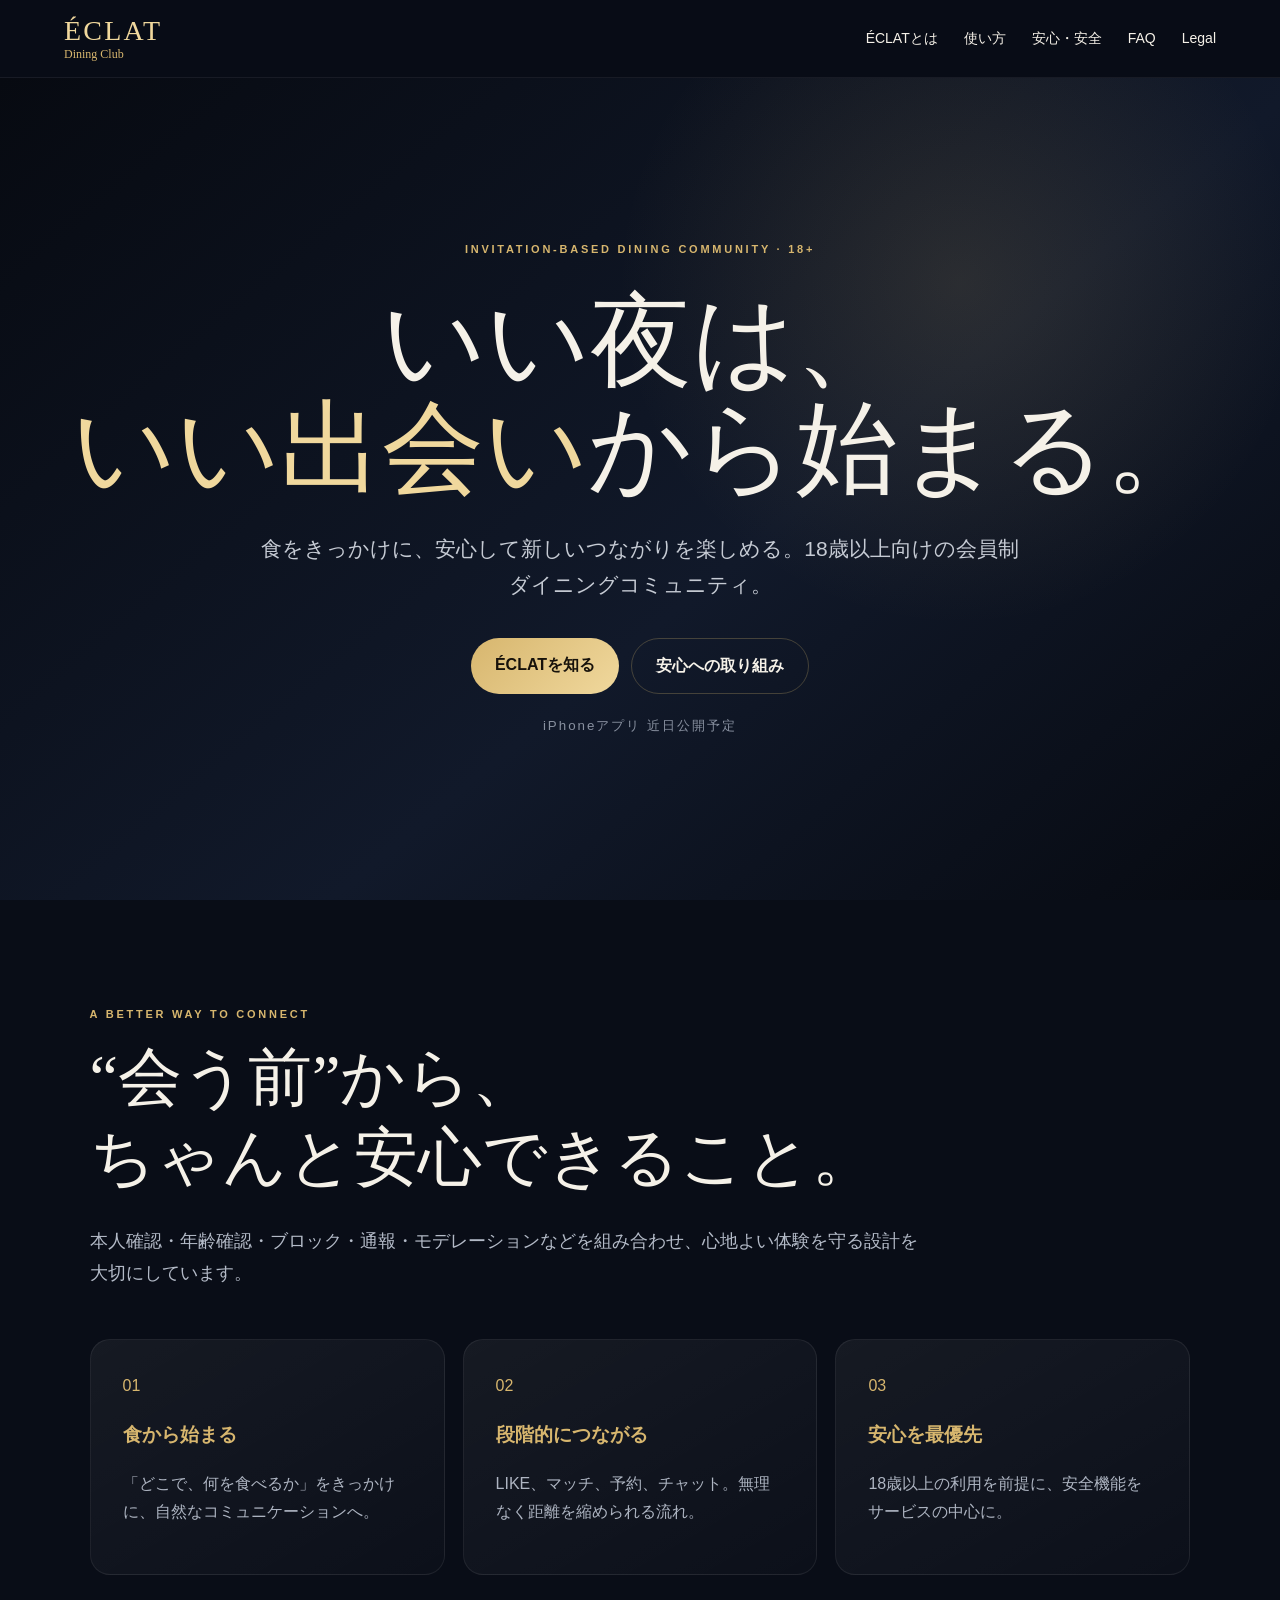
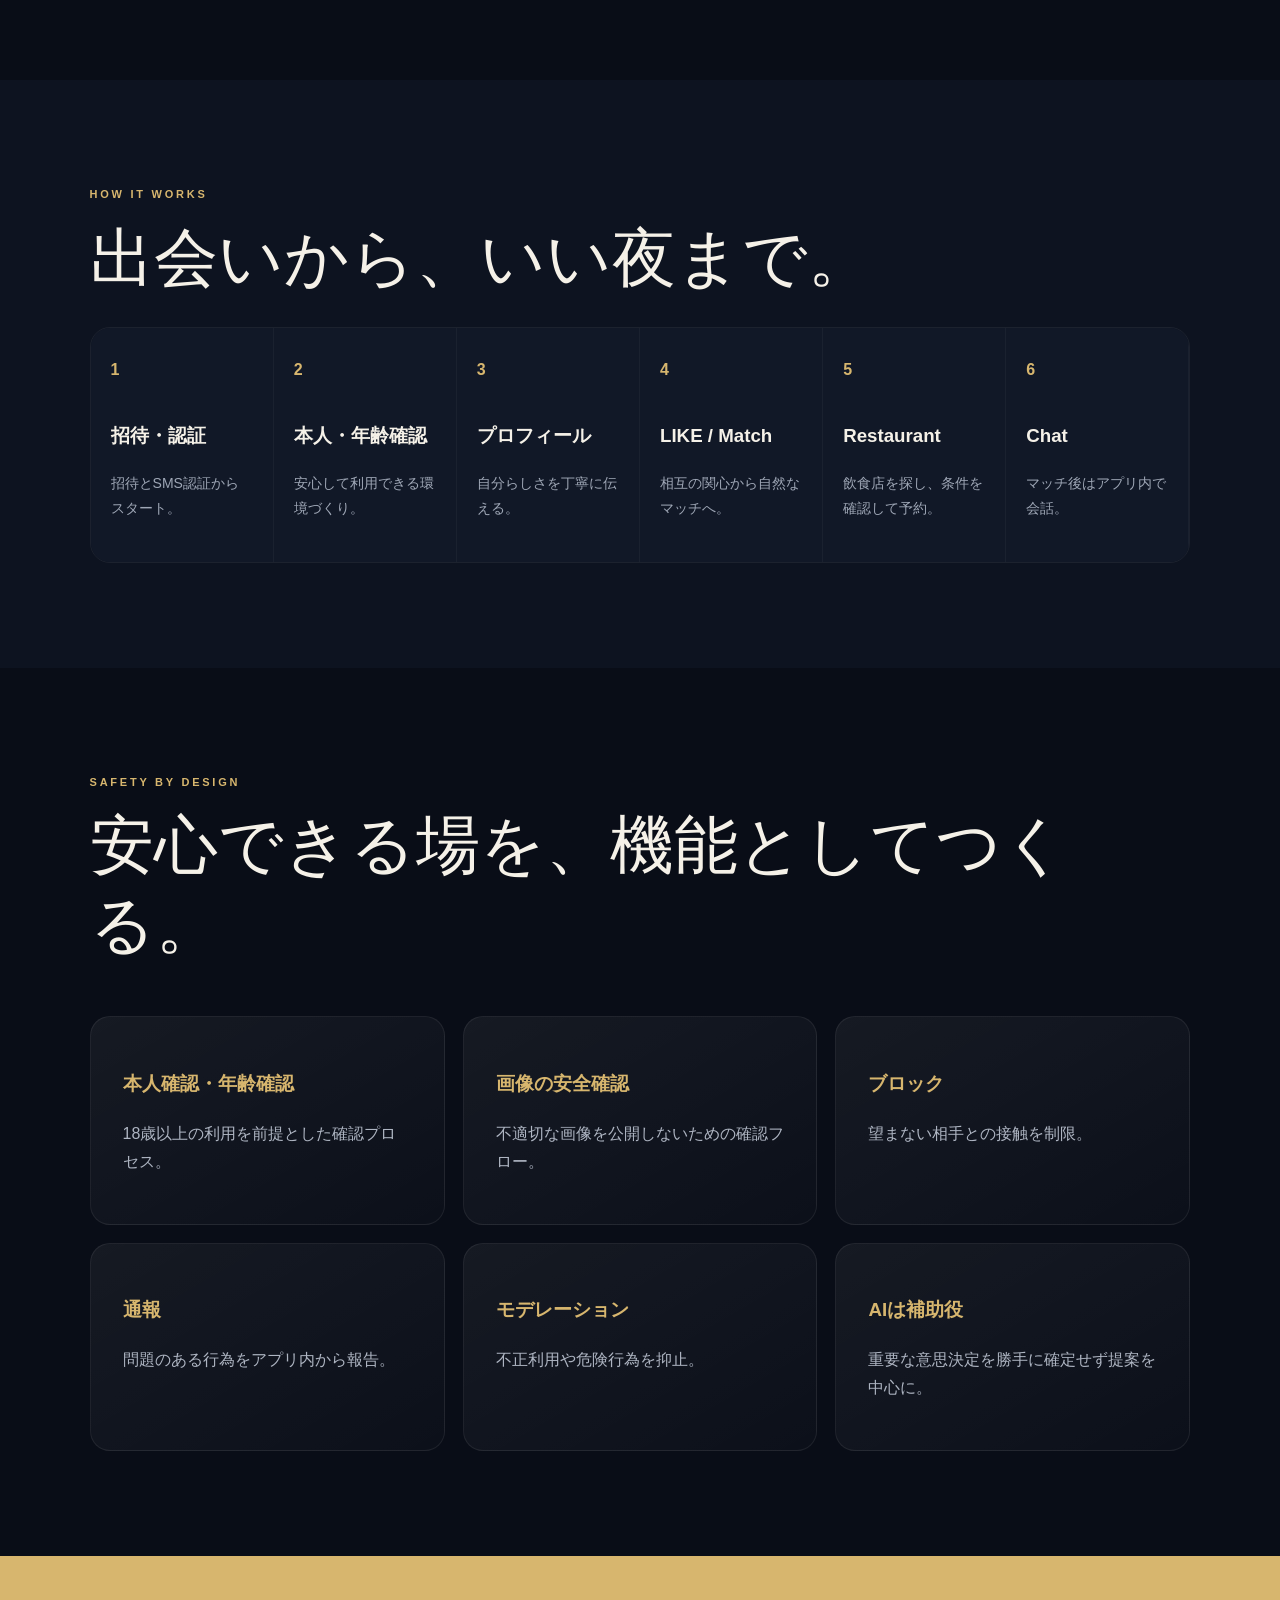
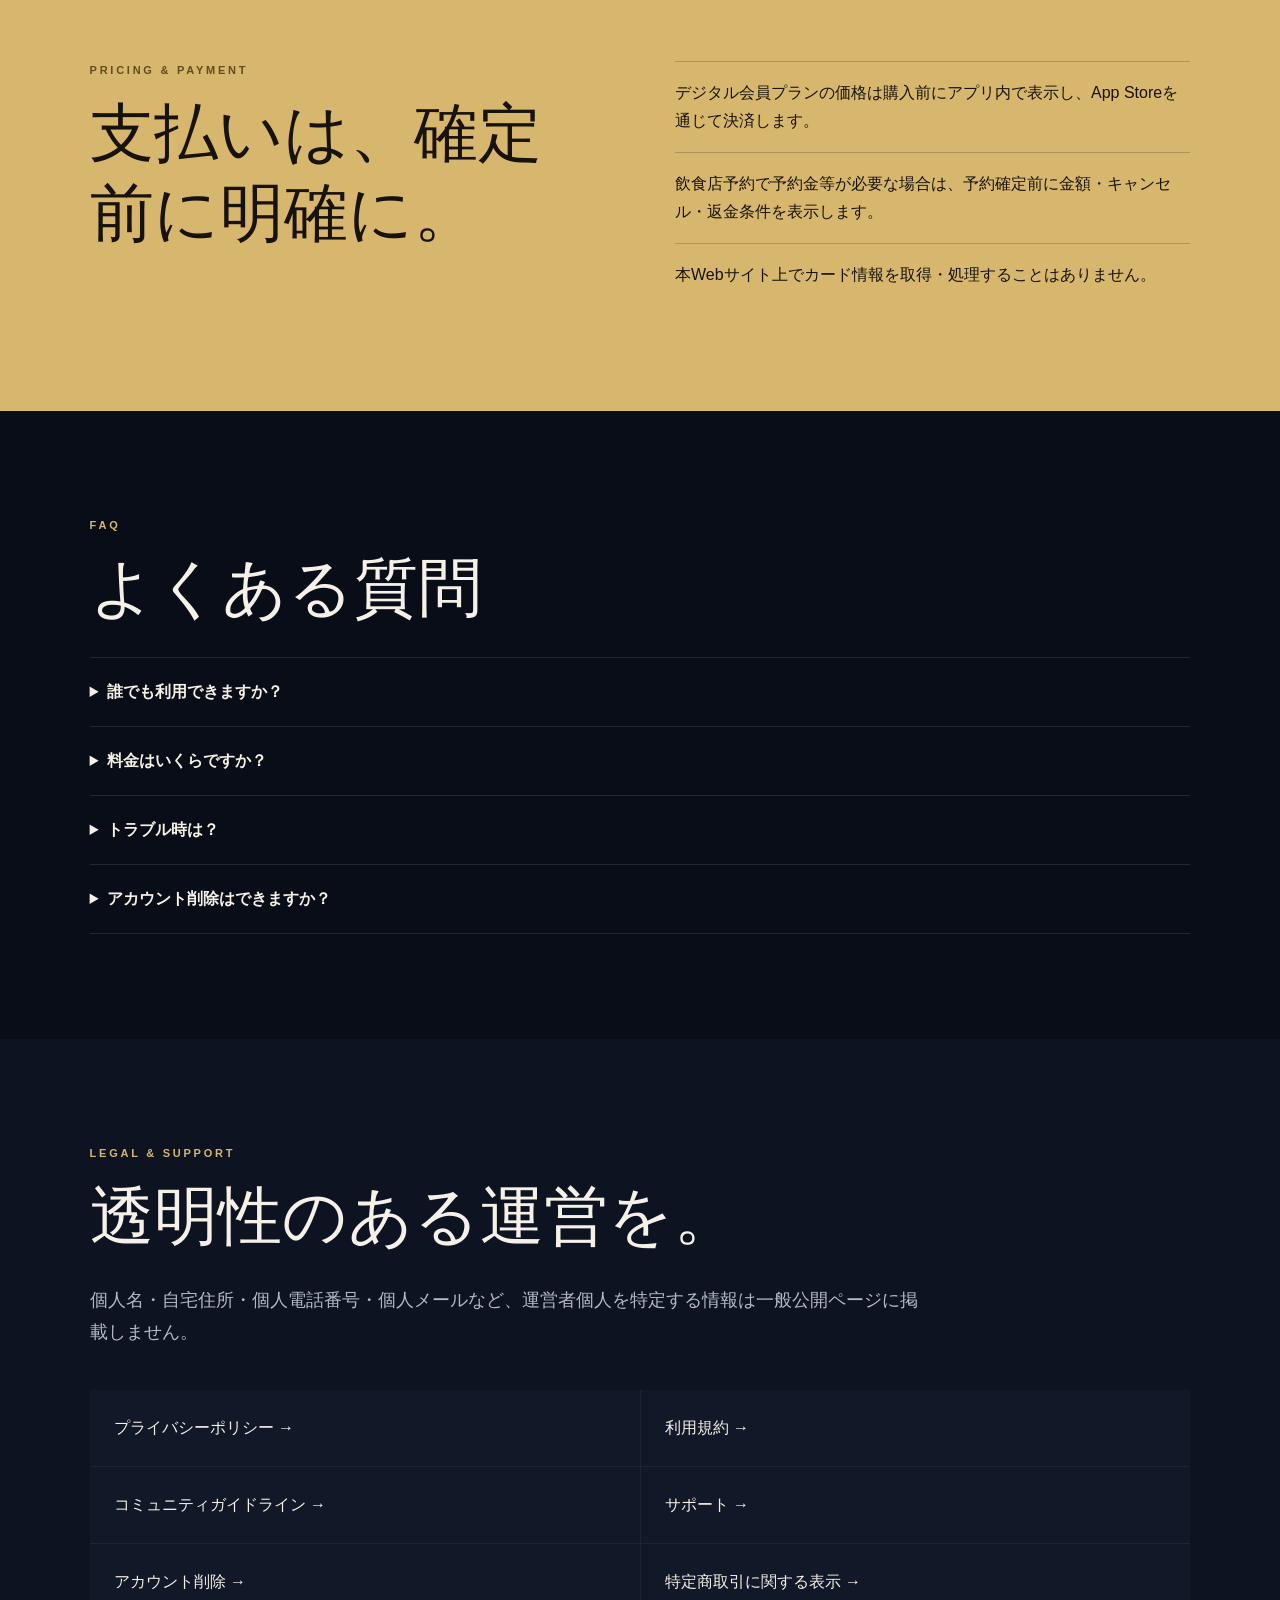
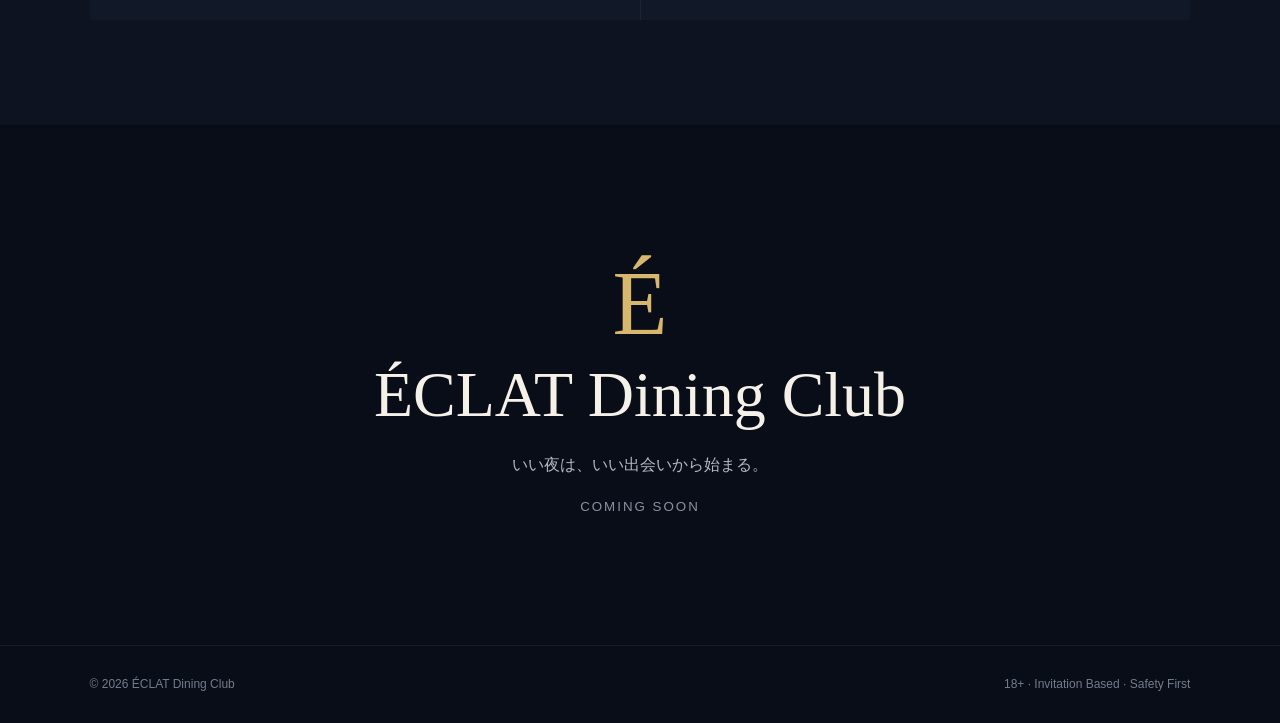
<file: index.html>
<!doctype html>
<html lang="ja">
<head>
<meta charset="utf-8"><meta name="viewport" content="width=device-width,initial-scale=1">
<title>ÉCLAT Dining Club | いい夜は、いい出会いから始まる。</title>
<meta name="description" content="ÉCLAT Dining Clubは、食をきっかけに安心して新しいつながりを楽しめる18歳以上向けの会員制ダイニングコミュニティです。">
<link rel="stylesheet" href="assets/styles.css"><link rel="icon" href="assets/favicon.svg" type="image/svg+xml">
</head>
<body>
<header><a class="brand" href="#top"><b>ÉCLAT</b><span>Dining Club</span></a><button id="menu">☰</button><nav><a href="#about">ÉCLATとは</a><a href="#flow">使い方</a><a href="#safety">安心・安全</a><a href="#faq">FAQ</a><a href="#legal">Legal</a></nav></header>
<main id="top">
<section class="hero"><div class="eyebrow">INVITATION-BASED DINING COMMUNITY · 18+</div><h1>いい夜は、<br><em>いい出会い</em>から始まる。</h1><p>食をきっかけに、安心して新しいつながりを楽しめる。18歳以上向けの会員制ダイニングコミュニティ。</p><div class="actions"><a href="#about" class="primary">ÉCLATを知る</a><a href="#safety" class="secondary">安心への取り組み</a></div><small>iPhoneアプリ 近日公開予定</small></section>
<section id="about"><div class="kicker">A BETTER WAY TO CONNECT</div><h2>“会う前”から、<br>ちゃんと安心できること。</h2><p class="lead">本人確認・年齢確認・ブロック・通報・モデレーションなどを組み合わせ、心地よい体験を守る設計を大切にしています。</p>
<div class="grid"><article><span>01</span><h3>食から始まる</h3><p>「どこで、何を食べるか」をきっかけに、自然なコミュニケーションへ。</p></article><article><span>02</span><h3>段階的につながる</h3><p>LIKE、マッチ、予約、チャット。無理なく距離を縮められる流れ。</p></article><article><span>03</span><h3>安心を最優先</h3><p>18歳以上の利用を前提に、安全機能をサービスの中心に。</p></article></div></section>
<section id="flow" class="dark"><div class="kicker">HOW IT WORKS</div><h2>出会いから、いい夜まで。</h2><div class="timeline">
<div><b>1</b><h3>招待・認証</h3><p>招待とSMS認証からスタート。</p></div><div><b>2</b><h3>本人・年齢確認</h3><p>安心して利用できる環境づくり。</p></div><div><b>3</b><h3>プロフィール</h3><p>自分らしさを丁寧に伝える。</p></div><div><b>4</b><h3>LIKE / Match</h3><p>相互の関心から自然なマッチへ。</p></div><div><b>5</b><h3>Restaurant</h3><p>飲食店を探し、条件を確認して予約。</p></div><div><b>6</b><h3>Chat</h3><p>マッチ後はアプリ内で会話。</p></div></div></section>
<section id="safety"><div class="kicker">SAFETY BY DESIGN</div><h2>安心できる場を、機能としてつくる。</h2><div class="grid safety">
<article><h3>本人確認・年齢確認</h3><p>18歳以上の利用を前提とした確認プロセス。</p></article><article><h3>画像の安全確認</h3><p>不適切な画像を公開しないための確認フロー。</p></article><article><h3>ブロック</h3><p>望まない相手との接触を制限。</p></article><article><h3>通報</h3><p>問題のある行為をアプリ内から報告。</p></article><article><h3>モデレーション</h3><p>不正利用や危険行為を抑止。</p></article><article><h3>AIは補助役</h3><p>重要な意思決定を勝手に確定せず提案を中心に。</p></article></div></section>
<section class="gold"><div><div class="kicker">PRICING & PAYMENT</div><h2>支払いは、確定前に明確に。</h2></div><div><p>デジタル会員プランの価格は購入前にアプリ内で表示し、App Storeを通じて決済します。</p><p>飲食店予約で予約金等が必要な場合は、予約確定前に金額・キャンセル・返金条件を表示します。</p><p>本Webサイト上でカード情報を取得・処理することはありません。</p></div></section>
<section id="faq"><div class="kicker">FAQ</div><h2>よくある質問</h2><details><summary>誰でも利用できますか？</summary><p>18歳以上の方を対象とした会員制サービスです。</p></details><details><summary>料金はいくらですか？</summary><p>正式な料金は購入・予約確定前にアプリ内で表示します。</p></details><details><summary>トラブル時は？</summary><p>アプリ内のブロック・通報・安全センター等をご利用いただける設計です。</p></details><details><summary>アカウント削除はできますか？</summary><p>アプリ内設定から削除申請できる仕組みを提供します。</p></details></section>
<section id="legal" class="dark"><div class="kicker">LEGAL & SUPPORT</div><h2>透明性のある運営を。</h2><p class="lead">個人名・自宅住所・個人電話番号・個人メールなど、運営者個人を特定する情報は一般公開ページに掲載しません。</p><div class="links"><a href="privacy.html">プライバシーポリシー →</a><a href="terms.html">利用規約 →</a><a href="community-guidelines.html">コミュニティガイドライン →</a><a href="support.html">サポート →</a><a href="account-deletion.html">アカウント削除 →</a><a href="commercial-disclosure.html">特定商取引に関する表示 →</a></div></section>
<section class="closing"><div class="logo">É</div><h2>ÉCLAT Dining Club</h2><p>いい夜は、いい出会いから始まる。</p><small>COMING SOON</small></section>
</main><footer><span>© 2026 ÉCLAT Dining Club</span><span>18+ · Invitation Based · Safety First</span></footer>
<script src="assets/app.js"></script>
</body></html>
</file>
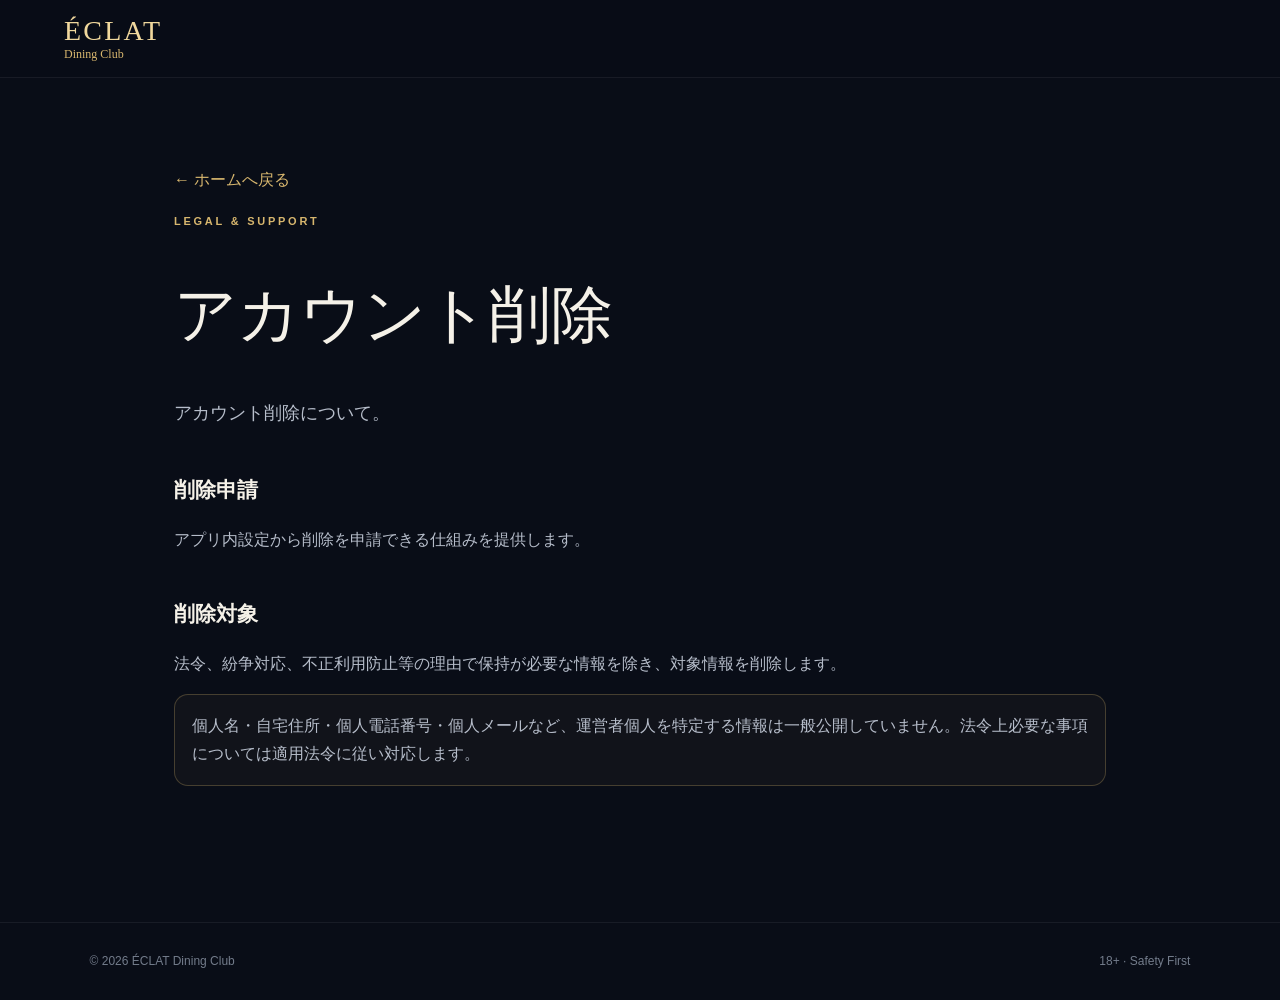
<file: account-deletion.html>
<!doctype html><html lang="ja"><head><meta charset="utf-8"><meta name="viewport" content="width=device-width,initial-scale=1"><title>アカウント削除 | ÉCLAT Dining Club</title><link rel="stylesheet" href="assets/styles.css"></head><body><header><a class="brand" href="index.html"><b>ÉCLAT</b><span>Dining Club</span></a></header><main class="page"><a class="back" href="index.html">← ホームへ戻る</a><div class="kicker">LEGAL & SUPPORT</div><h1>アカウント削除</h1><p class="lead">アカウント削除について。</p><h2>削除申請</h2><p>アプリ内設定から削除を申請できる仕組みを提供します。</p><h2>削除対象</h2><p>法令、紛争対応、不正利用防止等の理由で保持が必要な情報を除き、対象情報を削除します。</p><p class="note">個人名・自宅住所・個人電話番号・個人メールなど、運営者個人を特定する情報は一般公開していません。法令上必要な事項については適用法令に従い対応します。</p></main><footer><span>© 2026 ÉCLAT Dining Club</span><span>18+ · Safety First</span></footer></body></html>
</file>
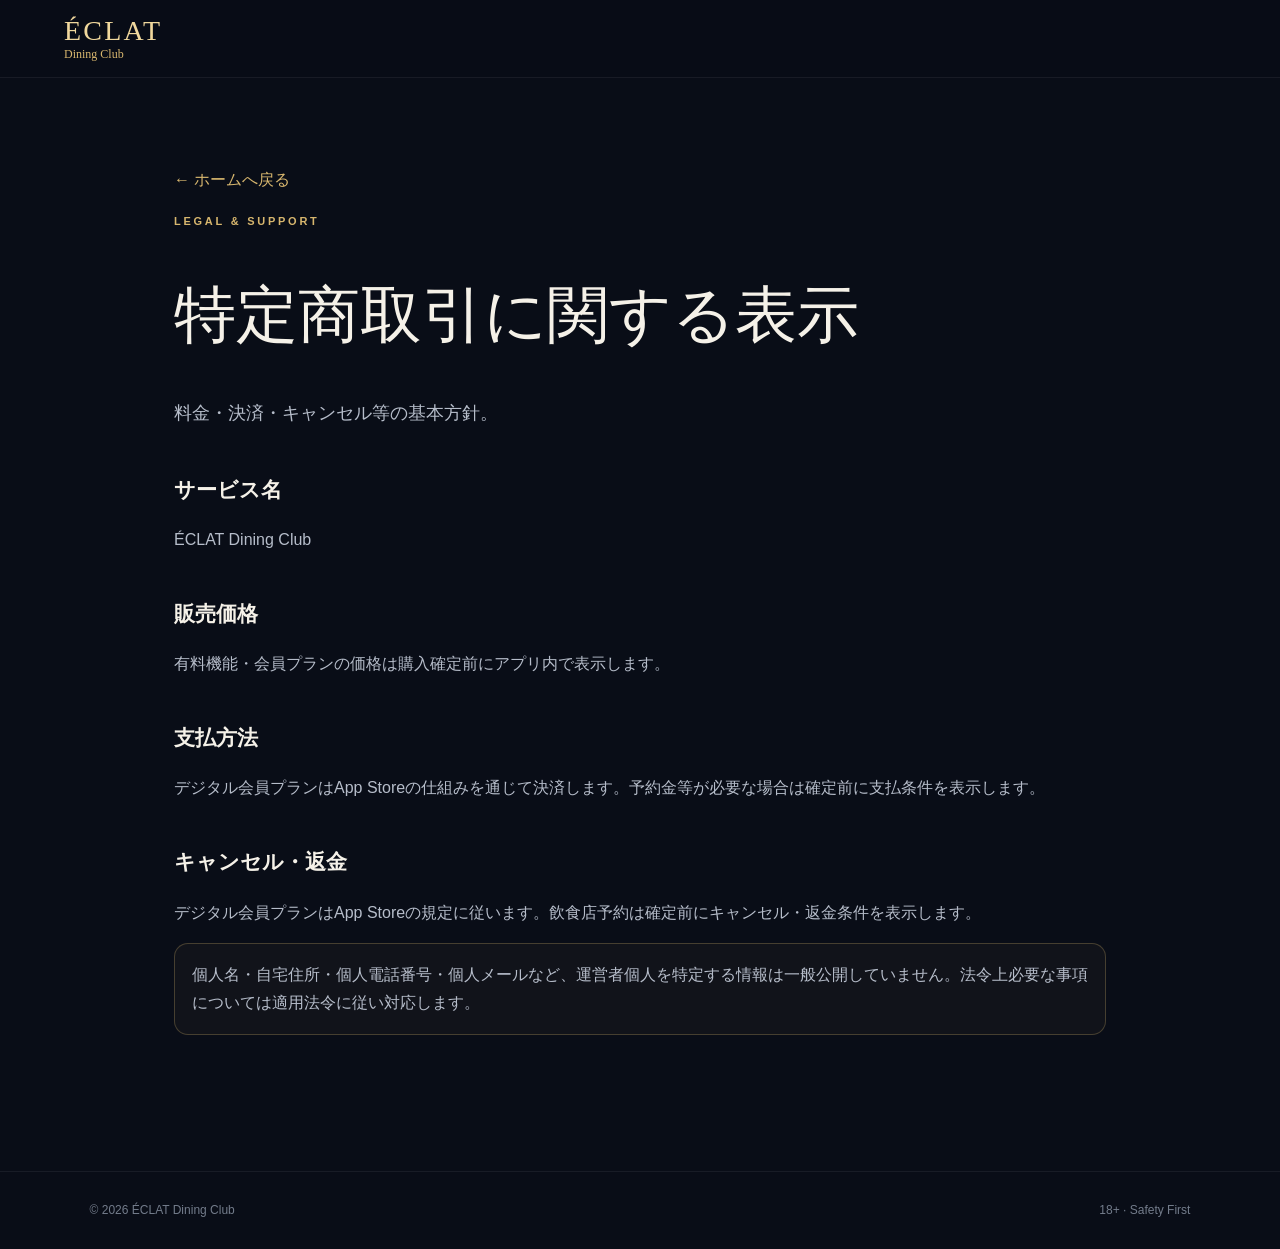
<file: commercial-disclosure.html>
<!doctype html><html lang="ja"><head><meta charset="utf-8"><meta name="viewport" content="width=device-width,initial-scale=1"><title>特定商取引に関する表示 | ÉCLAT Dining Club</title><link rel="stylesheet" href="assets/styles.css"></head><body><header><a class="brand" href="index.html"><b>ÉCLAT</b><span>Dining Club</span></a></header><main class="page"><a class="back" href="index.html">← ホームへ戻る</a><div class="kicker">LEGAL & SUPPORT</div><h1>特定商取引に関する表示</h1><p class="lead">料金・決済・キャンセル等の基本方針。</p><h2>サービス名</h2><p>ÉCLAT Dining Club</p><h2>販売価格</h2><p>有料機能・会員プランの価格は購入確定前にアプリ内で表示します。</p><h2>支払方法</h2><p>デジタル会員プランはApp Storeの仕組みを通じて決済します。予約金等が必要な場合は確定前に支払条件を表示します。</p><h2>キャンセル・返金</h2><p>デジタル会員プランはApp Storeの規定に従います。飲食店予約は確定前にキャンセル・返金条件を表示します。</p><p class="note">個人名・自宅住所・個人電話番号・個人メールなど、運営者個人を特定する情報は一般公開していません。法令上必要な事項については適用法令に従い対応します。</p></main><footer><span>© 2026 ÉCLAT Dining Club</span><span>18+ · Safety First</span></footer></body></html>
</file>
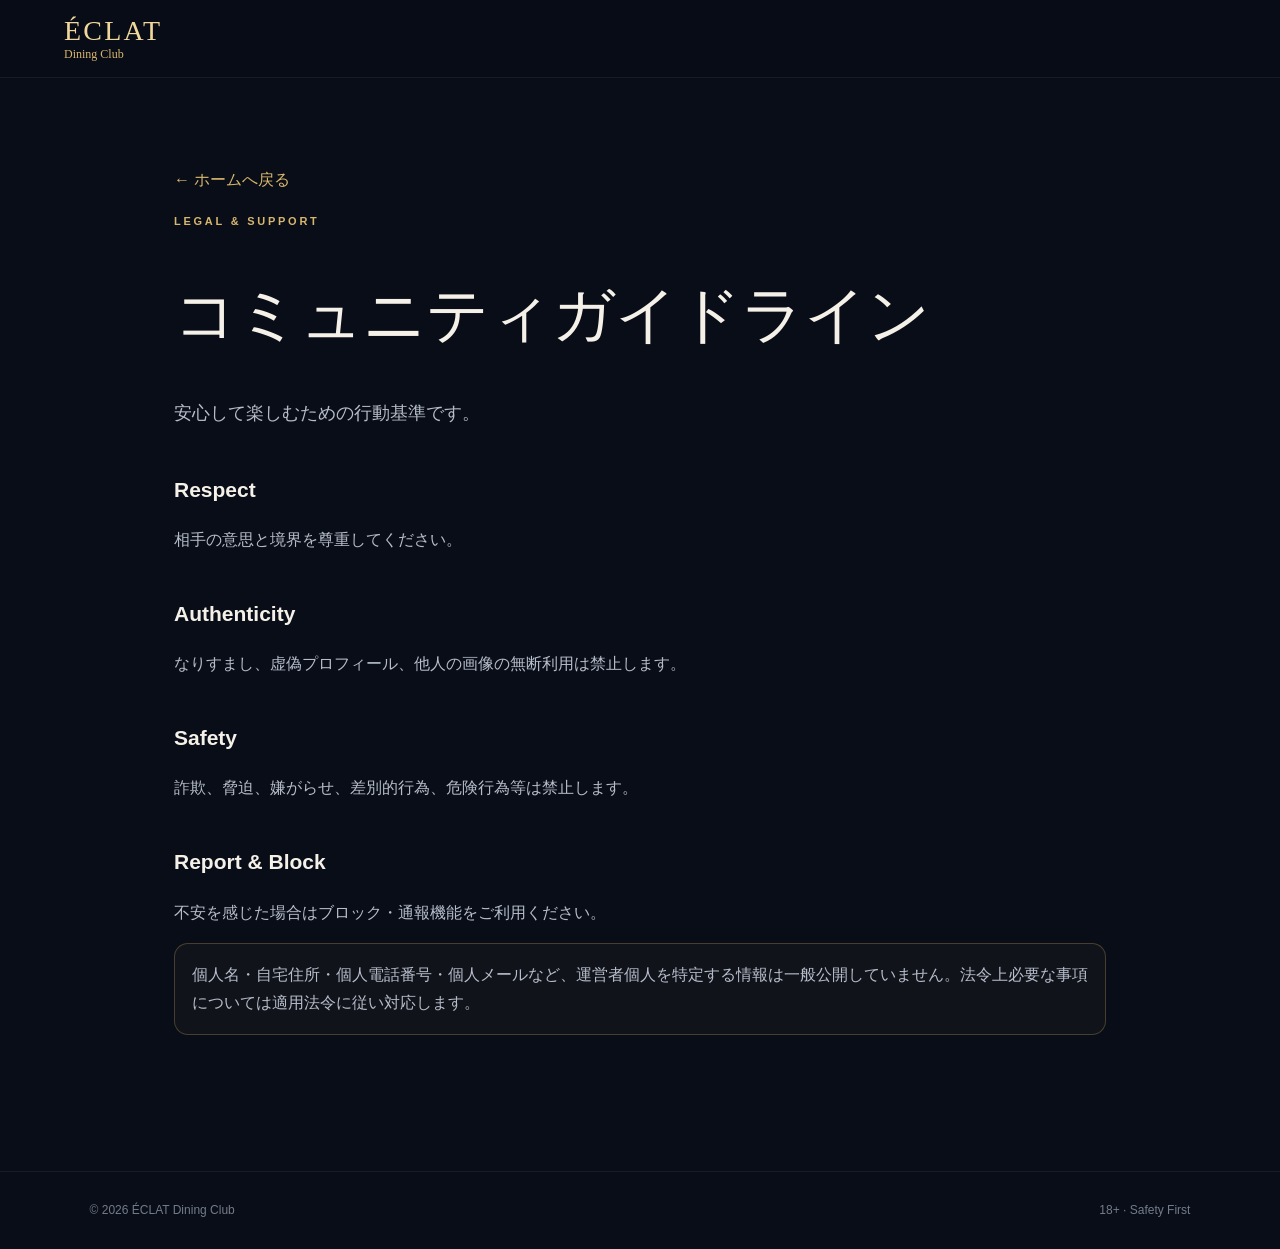
<file: community-guidelines.html>
<!doctype html><html lang="ja"><head><meta charset="utf-8"><meta name="viewport" content="width=device-width,initial-scale=1"><title>コミュニティガイドライン | ÉCLAT Dining Club</title><link rel="stylesheet" href="assets/styles.css"></head><body><header><a class="brand" href="index.html"><b>ÉCLAT</b><span>Dining Club</span></a></header><main class="page"><a class="back" href="index.html">← ホームへ戻る</a><div class="kicker">LEGAL & SUPPORT</div><h1>コミュニティガイドライン</h1><p class="lead">安心して楽しむための行動基準です。</p><h2>Respect</h2><p>相手の意思と境界を尊重してください。</p><h2>Authenticity</h2><p>なりすまし、虚偽プロフィール、他人の画像の無断利用は禁止します。</p><h2>Safety</h2><p>詐欺、脅迫、嫌がらせ、差別的行為、危険行為等は禁止します。</p><h2>Report & Block</h2><p>不安を感じた場合はブロック・通報機能をご利用ください。</p><p class="note">個人名・自宅住所・個人電話番号・個人メールなど、運営者個人を特定する情報は一般公開していません。法令上必要な事項については適用法令に従い対応します。</p></main><footer><span>© 2026 ÉCLAT Dining Club</span><span>18+ · Safety First</span></footer></body></html>
</file>
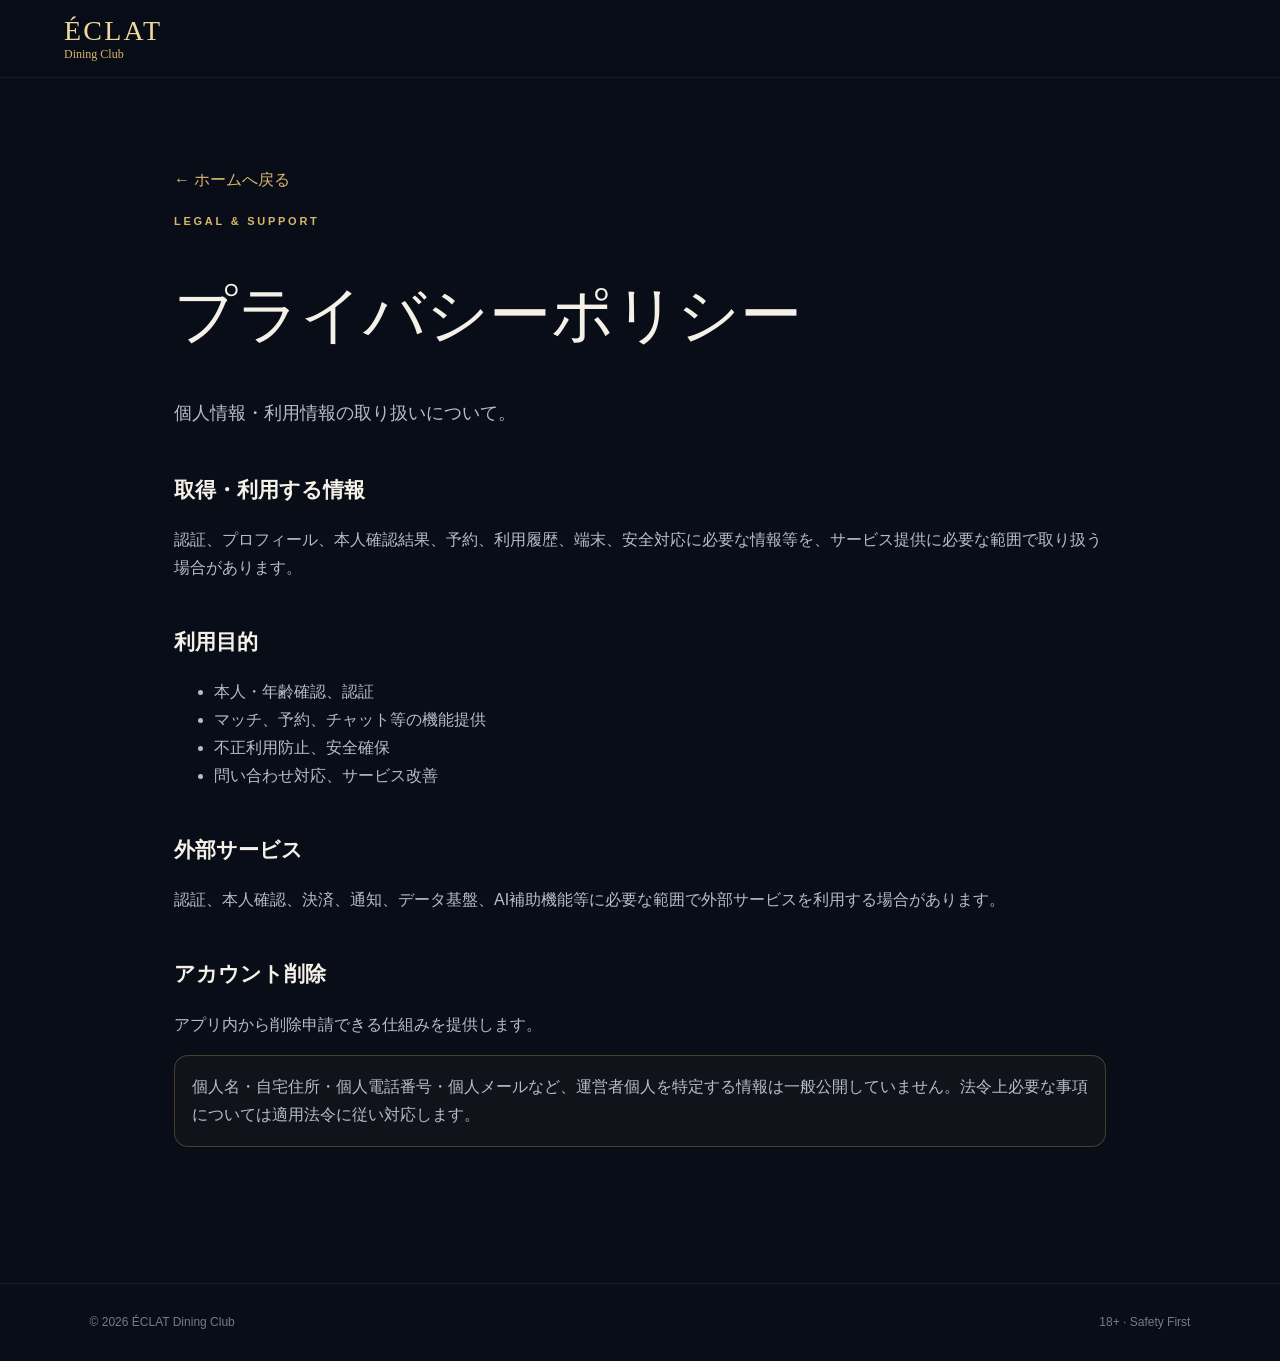
<file: privacy.html>
<!doctype html><html lang="ja"><head><meta charset="utf-8"><meta name="viewport" content="width=device-width,initial-scale=1"><title>プライバシーポリシー | ÉCLAT Dining Club</title><link rel="stylesheet" href="assets/styles.css"></head><body><header><a class="brand" href="index.html"><b>ÉCLAT</b><span>Dining Club</span></a></header><main class="page"><a class="back" href="index.html">← ホームへ戻る</a><div class="kicker">LEGAL & SUPPORT</div><h1>プライバシーポリシー</h1><p class="lead">個人情報・利用情報の取り扱いについて。</p><h2>取得・利用する情報</h2><p>認証、プロフィール、本人確認結果、予約、利用履歴、端末、安全対応に必要な情報等を、サービス提供に必要な範囲で取り扱う場合があります。</p><h2>利用目的</h2><ul><li>本人・年齢確認、認証</li><li>マッチ、予約、チャット等の機能提供</li><li>不正利用防止、安全確保</li><li>問い合わせ対応、サービス改善</li></ul><h2>外部サービス</h2><p>認証、本人確認、決済、通知、データ基盤、AI補助機能等に必要な範囲で外部サービスを利用する場合があります。</p><h2>アカウント削除</h2><p>アプリ内から削除申請できる仕組みを提供します。</p><p class="note">個人名・自宅住所・個人電話番号・個人メールなど、運営者個人を特定する情報は一般公開していません。法令上必要な事項については適用法令に従い対応します。</p></main><footer><span>© 2026 ÉCLAT Dining Club</span><span>18+ · Safety First</span></footer></body></html>
</file>
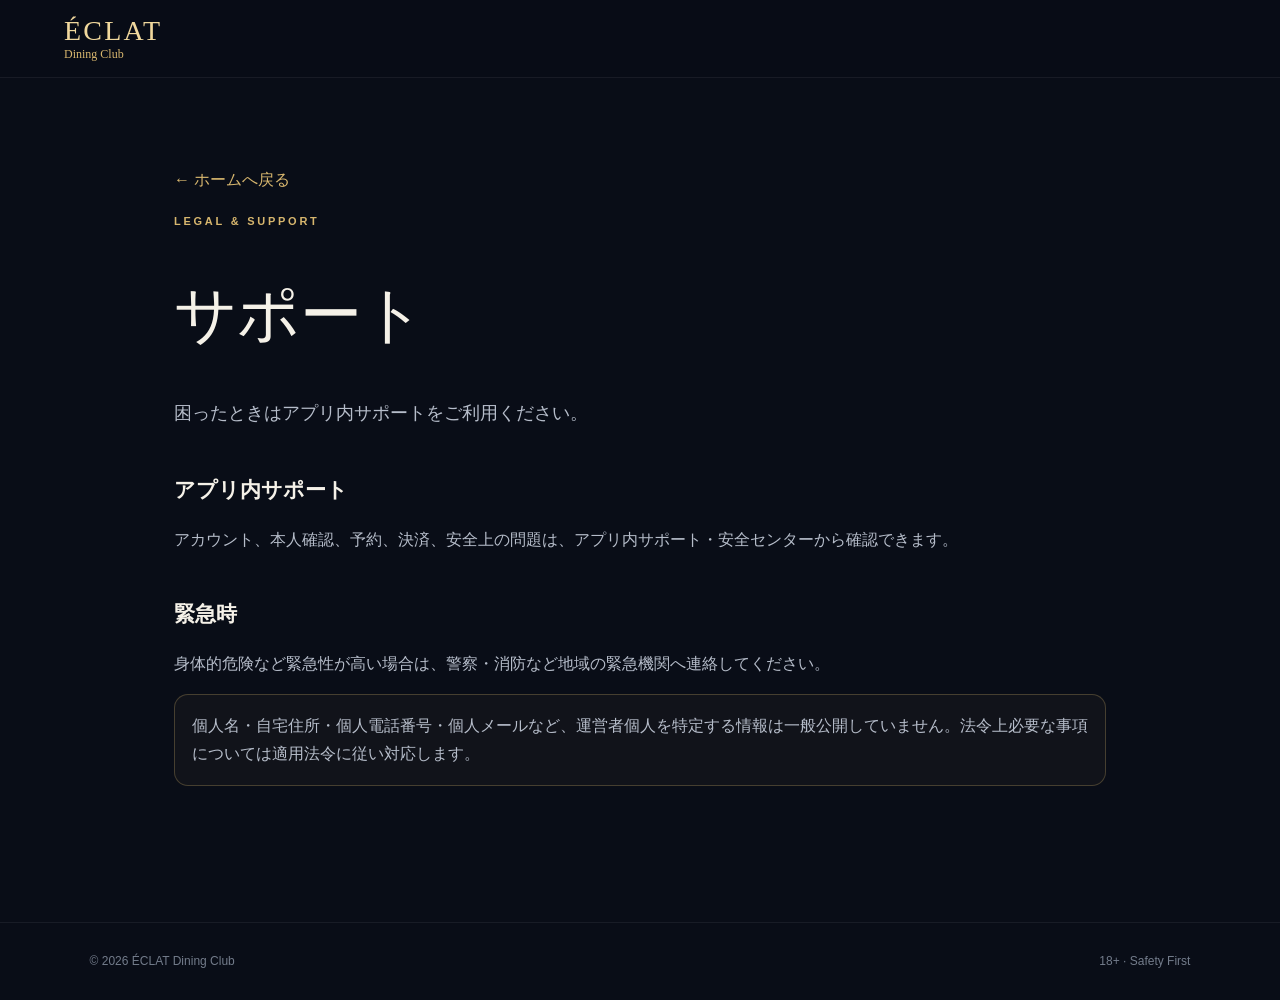
<file: support.html>
<!doctype html><html lang="ja"><head><meta charset="utf-8"><meta name="viewport" content="width=device-width,initial-scale=1"><title>サポート | ÉCLAT Dining Club</title><link rel="stylesheet" href="assets/styles.css"></head><body><header><a class="brand" href="index.html"><b>ÉCLAT</b><span>Dining Club</span></a></header><main class="page"><a class="back" href="index.html">← ホームへ戻る</a><div class="kicker">LEGAL & SUPPORT</div><h1>サポート</h1><p class="lead">困ったときはアプリ内サポートをご利用ください。</p><h2>アプリ内サポート</h2><p>アカウント、本人確認、予約、決済、安全上の問題は、アプリ内サポート・安全センターから確認できます。</p><h2>緊急時</h2><p>身体的危険など緊急性が高い場合は、警察・消防など地域の緊急機関へ連絡してください。</p><p class="note">個人名・自宅住所・個人電話番号・個人メールなど、運営者個人を特定する情報は一般公開していません。法令上必要な事項については適用法令に従い対応します。</p></main><footer><span>© 2026 ÉCLAT Dining Club</span><span>18+ · Safety First</span></footer></body></html>
</file>
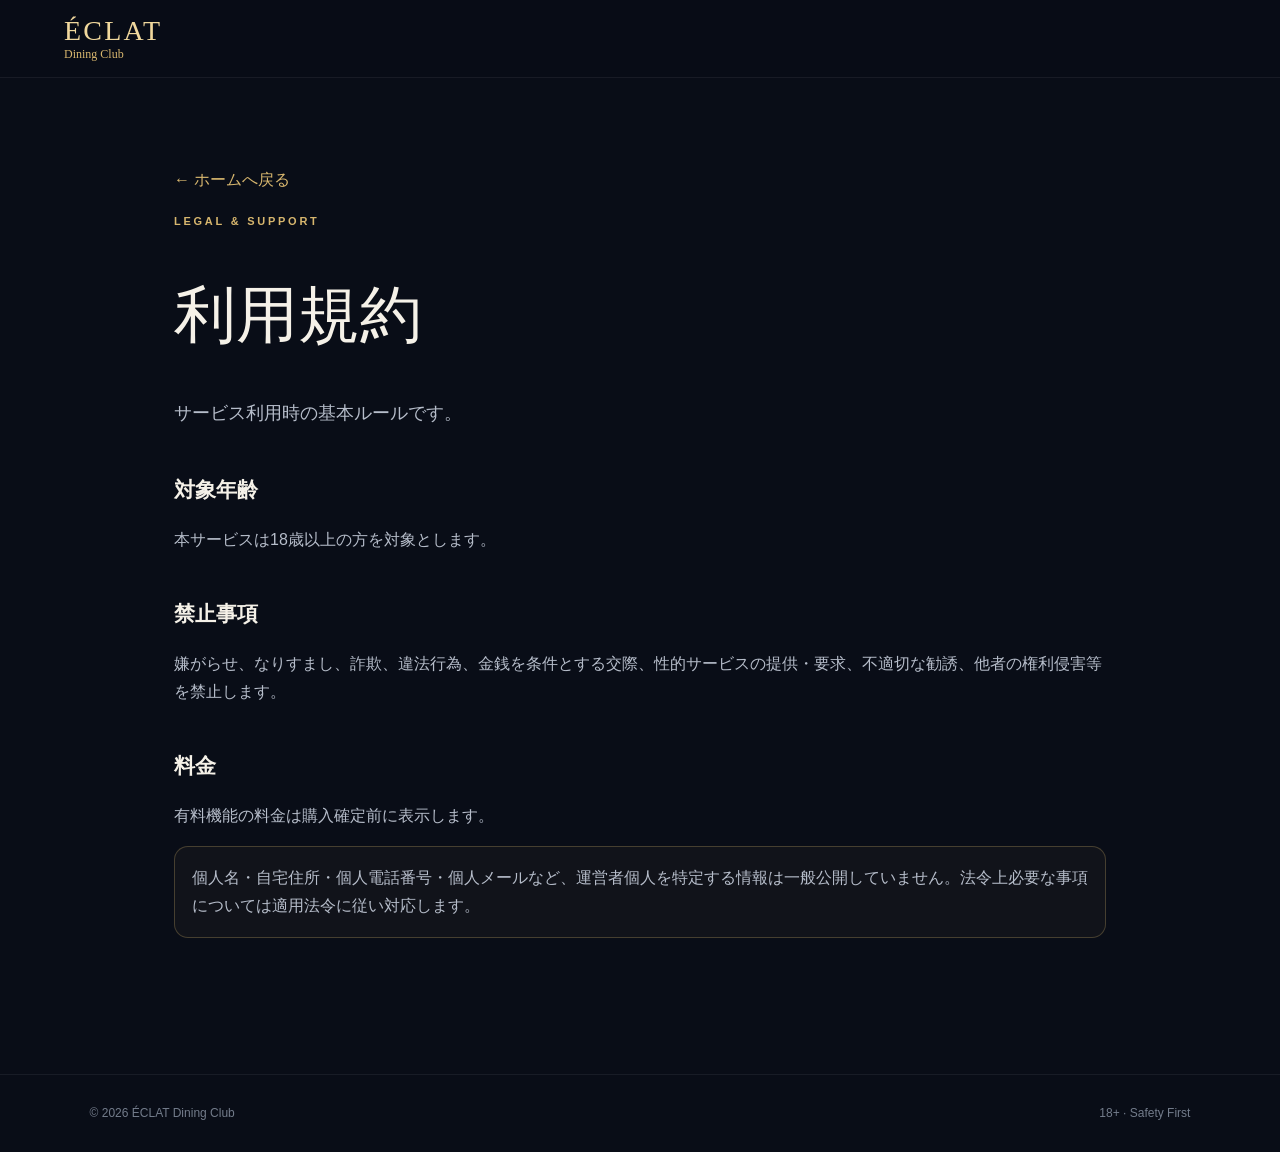
<file: terms.html>
<!doctype html><html lang="ja"><head><meta charset="utf-8"><meta name="viewport" content="width=device-width,initial-scale=1"><title>利用規約 | ÉCLAT Dining Club</title><link rel="stylesheet" href="assets/styles.css"></head><body><header><a class="brand" href="index.html"><b>ÉCLAT</b><span>Dining Club</span></a></header><main class="page"><a class="back" href="index.html">← ホームへ戻る</a><div class="kicker">LEGAL & SUPPORT</div><h1>利用規約</h1><p class="lead">サービス利用時の基本ルールです。</p><h2>対象年齢</h2><p>本サービスは18歳以上の方を対象とします。</p><h2>禁止事項</h2><p>嫌がらせ、なりすまし、詐欺、違法行為、金銭を条件とする交際、性的サービスの提供・要求、不適切な勧誘、他者の権利侵害等を禁止します。</p><h2>料金</h2><p>有料機能の料金は購入確定前に表示します。</p><p class="note">個人名・自宅住所・個人電話番号・個人メールなど、運営者個人を特定する情報は一般公開していません。法令上必要な事項については適用法令に従い対応します。</p></main><footer><span>© 2026 ÉCLAT Dining Club</span><span>18+ · Safety First</span></footer></body></html>
</file>
<file: assets/styles.css>
:root{--bg:#090d17;--panel:#111827;--gold:#d7b66e;--gold2:#f0d89d;--text:#f5f1e8;--muted:#a9b0bf}
*{box-sizing:border-box}html{scroll-behavior:smooth}body{margin:0;background:var(--bg);color:var(--text);font-family:-apple-system,BlinkMacSystemFont,"Hiragino Sans","Yu Gothic",sans-serif;line-height:1.75}a{color:inherit;text-decoration:none}
header{height:78px;padding:0 clamp(20px,5vw,70px);display:flex;align-items:center;justify-content:space-between;position:sticky;top:0;z-index:9;background:rgba(9,13,23,.9);backdrop-filter:blur(18px);border-bottom:1px solid #ffffff10}.brand{display:flex;flex-direction:column;line-height:1}.brand b{font:28px Georgia,serif;color:var(--gold2);letter-spacing:.08em}.brand span{font:12px Georgia,serif;color:var(--gold)}nav{display:flex;gap:26px;font-size:14px}nav a:hover{color:var(--gold2)}#menu{display:none;background:none;border:0;color:white;font-size:25px}
.hero{min-height:calc(100vh - 78px);display:grid;place-content:center;text-align:center;padding:70px 24px;background:radial-gradient(circle at 75% 25%,#d7b66e22,transparent 30%),linear-gradient(140deg,#070a11,#11192a 58%,#070a11)}.eyebrow,.kicker{font-size:11px;letter-spacing:.25em;color:var(--gold);font-weight:700}.hero h1,section h2{font-family:Georgia,"Yu Mincho",serif;font-weight:500}.hero h1{font-size:clamp(48px,8vw,104px);line-height:1.05;margin:28px 0}.hero h1 em{color:var(--gold2);font-style:normal}.hero p{max-width:760px;margin:auto;color:#c6cbd4;font-size:clamp(16px,2vw,21px)}.actions{display:flex;gap:12px;justify-content:center;margin:34px 0 20px}.actions a{padding:13px 24px;border-radius:999px;font-weight:700}.primary{background:linear-gradient(135deg,var(--gold),var(--gold2));color:#17120b}.secondary{border:1px solid #d7b66e44}.hero small,.closing small{color:#8991a0;letter-spacing:.15em}
section{padding:105px clamp(22px,7vw,108px)}section h2{font-size:clamp(36px,5vw,66px);line-height:1.25;margin:14px 0 28px}.lead{max-width:840px;color:#b3bac7;font-size:18px}.grid{display:grid;grid-template-columns:repeat(3,1fr);gap:18px;margin-top:50px}.grid article{background:linear-gradient(150deg,#ffffff0e,#ffffff04);border:1px solid #ffffff12;padding:32px;border-radius:20px}.grid article span,.grid article h3{color:var(--gold)}.grid article p{color:#aeb5c2}.dark{background:#0d1320}.timeline{display:grid;grid-template-columns:repeat(6,1fr);border:1px solid #ffffff10;border-radius:20px;overflow:hidden}.timeline>div{padding:28px 20px;background:#111827;border-right:1px solid #ffffff0a}.timeline b{color:var(--gold)}.timeline h3{margin-top:36px}.timeline p{font-size:14px;color:#9fa7b6}.safety{grid-template-columns:repeat(3,1fr)}.gold{background:var(--gold);color:#17120b;display:grid;grid-template-columns:1fr 1fr;gap:70px}.gold .kicker{color:#634c1e}.gold p{border-top:1px solid #17120b33;padding:17px 0;margin:0}
details{border-top:1px solid #ffffff1b;padding:20px 0}details:last-child{border-bottom:1px solid #ffffff1b}summary{font-weight:700;cursor:pointer}details p{color:#adb5c2}.links{display:grid;grid-template-columns:1fr 1fr;gap:1px;background:#ffffff12;margin-top:42px}.links a{background:#111827;padding:24px}.links a:hover{color:var(--gold2);background:#151e2e}.closing{text-align:center;display:grid;place-content:center;min-height:520px}.logo{font:90px Georgia,serif;color:var(--gold)}.closing h2{margin:0}.closing p{color:#b2bac6}footer{display:flex;justify-content:space-between;padding:28px clamp(22px,7vw,108px);border-top:1px solid #ffffff10;color:#737c8b;font-size:12px}
.page{max-width:980px;margin:auto;padding:70px 24px 120px}.page h1{font:500 clamp(38px,6vw,62px) Georgia,"Yu Mincho",serif}.page h2{font-size:21px;margin-top:42px}.page p,.page li{color:#b6bdca}.back{display:inline-block;margin:18px 0;color:var(--gold)}.note{border:1px solid #d7b66e44;border-radius:14px;padding:17px;background:#d7b66e0a}
@media(max-width:900px){nav{display:none}nav.open{display:flex;position:absolute;top:78px;left:0;right:0;flex-direction:column;background:#0d1320;padding:22px}#menu{display:block}.grid,.safety{grid-template-columns:1fr}.timeline{grid-template-columns:1fr 1fr}.gold{grid-template-columns:1fr}.links{grid-template-columns:1fr}}
@media(max-width:560px){.hero h1{font-size:47px}.actions{flex-direction:column}.timeline{grid-template-columns:1fr}section{padding:78px 20px}footer{flex-direction:column;gap:6px}}
</file>
